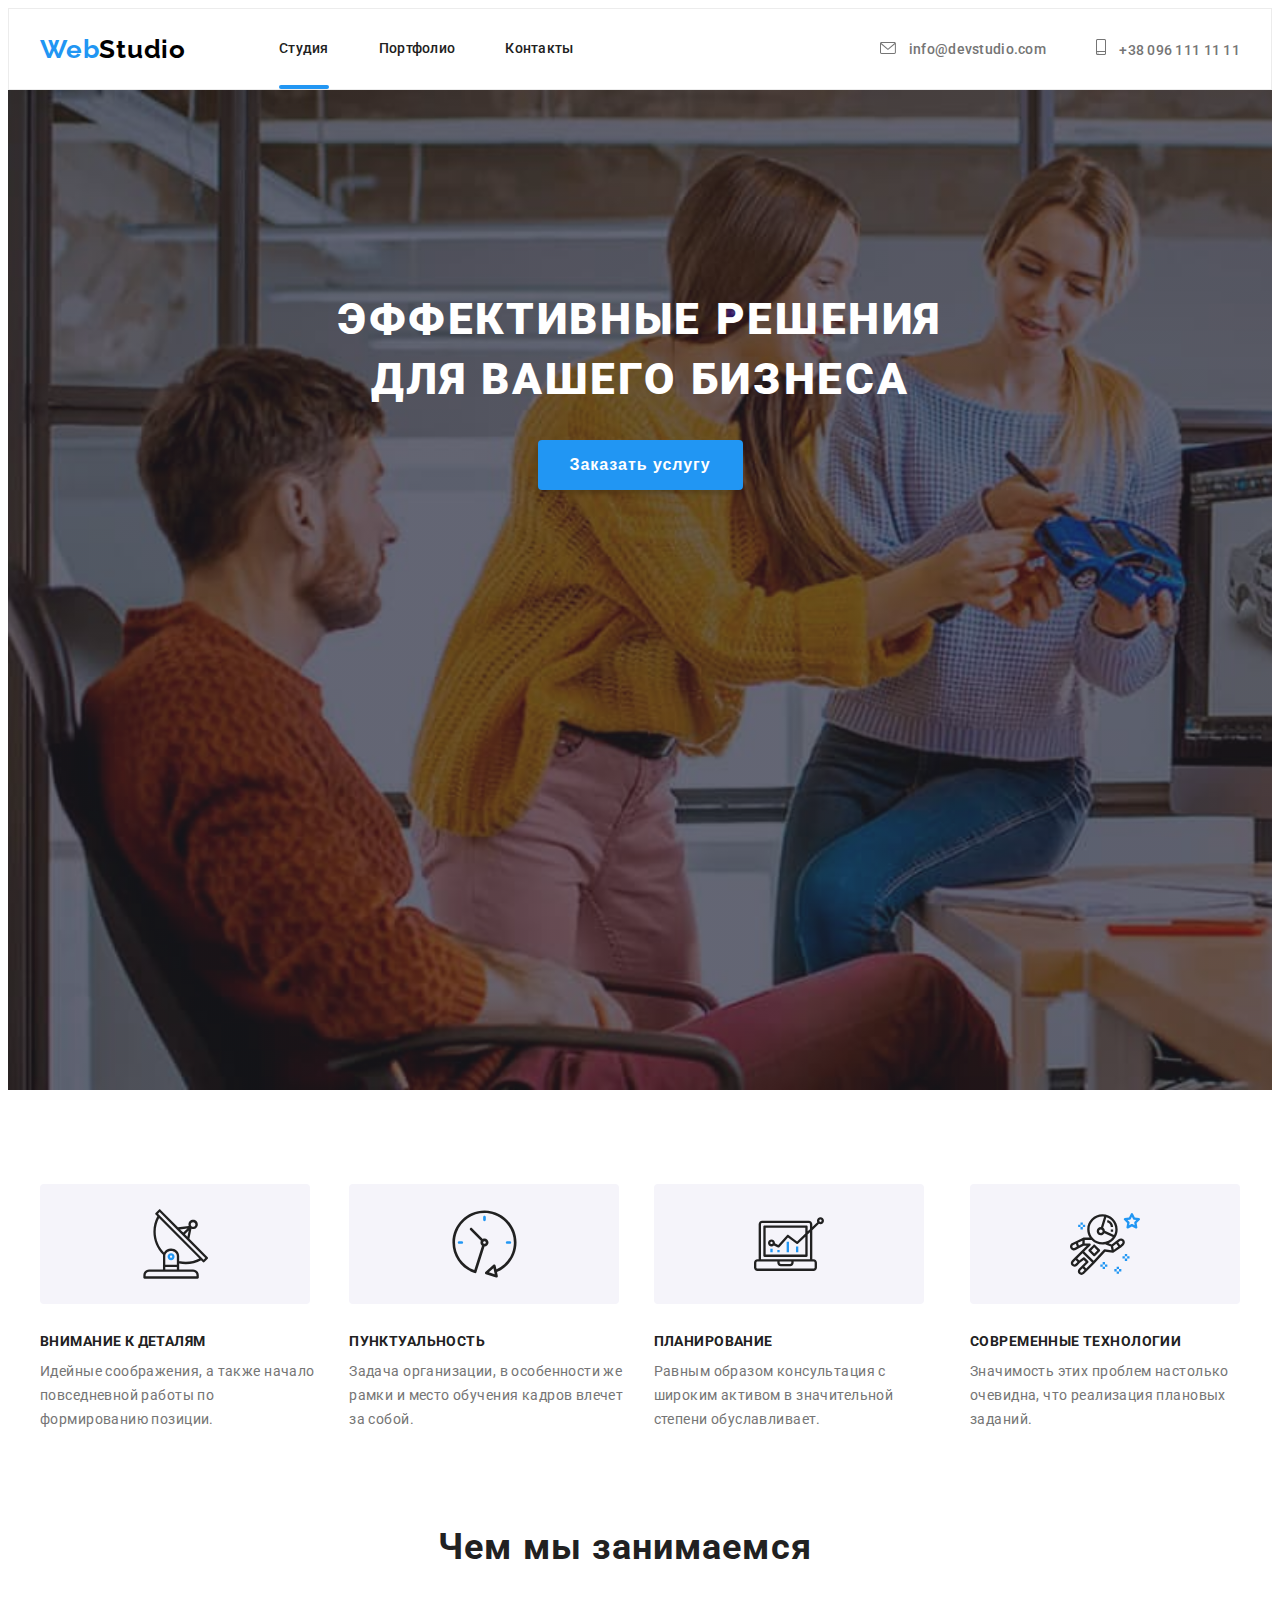
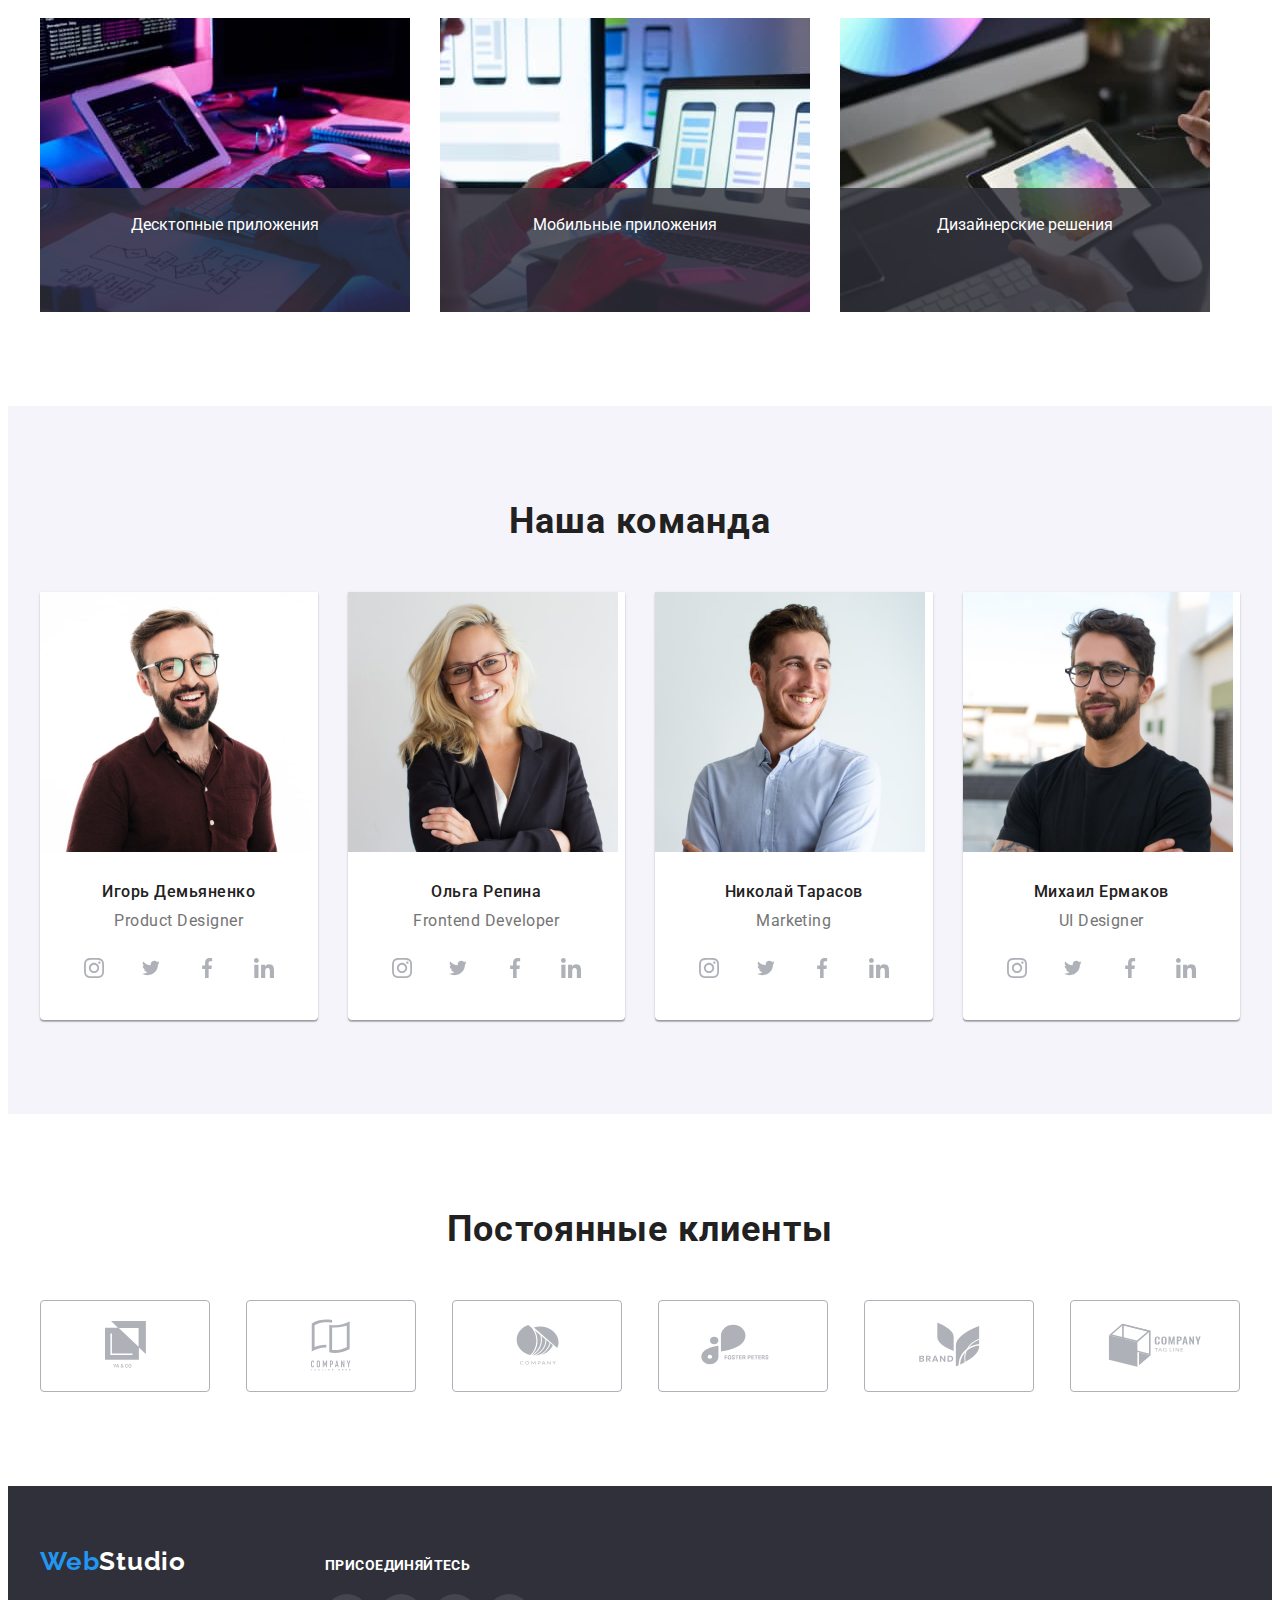
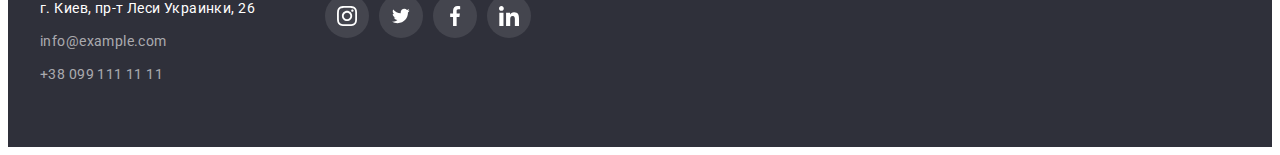
<file: index.html>
<!DOCTYPE html>
<html lang="ru">

<head>
    <meta charset="UTF-8">
    <meta http-equiv="X-UA-Compatible" content="IE=edge">
    <meta name="viewport" content="width=device-width, initial-scale=1.0">
    <title>WebStudio</title>
    <link rel="preconnect" href="https://fonts.googleapis.com">
    <link rel="preconnect" href="https://fonts.gstatic.com" crossorigin>
    <link
        href="https://fonts.googleapis.com/css2?family=Raleway:wght@700&family=Roboto:wght@400;500;700;900&display=swap"
        rel="stylesheet">
    <link rel="stylesheet" href="https://cdnjs.cloudflare.com/ajax/libs/modern-normalize/0.2.0/modern-normalize.min.css"
        integrity="sha512-sqIVMkf5f8XGYI/UZYGs7wODxlUeoj9JknataPfUwtvrSKWMHrMXGZ7Evb6nabFYJQG15vFFyALe6r0nWCD1Ug=="
        crossorigin="anonymous" referrerpolicy="no-referrer" />
    <link rel="stylesheet" href="./css/styles.css">
</head>

<body>
    <header class="head">
        <div class="container header-container">
            <a class="first-logo" href="./">
                Web<span class="second-logo">Studio</span></a>
            <nav class="navigation">
                <ul class="list header-list">
                    <li class="nav-item">
                        <a class="nav-link link current" href="">Студия</a>
                    </li>
                    <li class="nav-item">
                        <a class="nav-link link" href="./portfolio.html">Портфолио</a>
                    </li>
                    <li class="nav-item">
                        <a class="nav-link link" href="">Контакты</a>
                    </li>
                </ul>
            </nav>
            <ul class="list header-list mail">
                <li class="commun-item">
                    <a class="commun-link link" href="mailto:info@devstudio.com">
                        <svg class="header-svg">
                            <use href="./images/icons.svg#icon-mail"></use>
                        </svg>
                        info@devstudio.com</a>
                </li>
                <li class="commun-item">
                    <a class="commun-link link" href="tel:+380961111111">
                        <svg class="header-svg mobile">
                            <use href="./images/icons.svg#icon-smartphone"></use>
                        </svg>
                        +38 096 111 11 11</a>
                </li>
            </ul>
        </div>
    </header>
    <main>
        <section class="main main-container">
            <div class="container">
                <h1 class="main-text">Эффективные решения для вашего бизнеса</h1>
                <button class="main-button" type="button" data-modal-open>Заказать услугу</button>
            </div>
        </section>

        <section class="info info-container">
            <div class="container">
                <ul class="list info-list">
                    <li class="info-item">
                        <div class="icons-info">
                            <svg class="info-svg" width="65" height="70" ;>
                                <use href="./images/icons.svg#icon-group"></use>
                            </svg>
                        </div>
                        <h3 class="info-title">Внимание к деталям</h3>
                        <p class="info-text">Идейные соображения, а также начало повседневной работы по формированию
                            позиции.</p>
                    </li>
                    <li class="info-item">
                        <div class="icons-info">
                            <svg class="info-svg" width="67" height="70" ;>
                                <use href="./images/icons.svg#icon-clock"></use>
                            </svg>
                        </div>
                        <h3 class="info-title">Пунктуальность</h3>
                        <p class="info-text">Задача организации, в особенности же рамки и место обучения кадров влечет
                            за
                            собой.</p>
                    </li>
                    <li class="info-item">
                        <div class="icons-info">
                            <svg class="info-svg" width="70" height="70" ;>
                                <use href="./images/icons.svg#icon-diagram"></use>
                            </svg>
                        </div>
                        <h3 class="info-title">Планирование</h3>
                        <p class="info-text">Равным образом консультация с широким активом в значительной степени
                            обуславливает.</p>
                    </li>
                    <li class="info-item">
                        <div class="icons-info">
                            <svg class="info-svg" width="70" height="70" ;>
                                <use href="./images/icons.svg#icon-astronaut"></use>
                            </svg>
                        </div>
                        <h3 class="info-title">Современные технологии</h3>
                        <p class="info-text">Значимость этих проблем настолько очевидна, что реализация плановых
                            заданий.
                        </p>
                    </li>
                </ul>
            </div>
        </section>

        <section class="work">
            <div class="container work-container">
                <h2 class="work-title">Чем мы занимаемся</h2>
                <ul class="list work-list">
                    <li class="work-item">
                        <img class="work-img" src="./images/work/work.jpg" alt="разработчик пишет код на планшете"
                            width="370" height="294">
                        <p class="work-text">Десктопные приложения</p>
                    </li>
                    <li class="work-item">
                        <img class="work-img" src="./images/work/work1.jpg" alt="разработчик работает за компьютером"
                            width="370" height="294">
                        <p class="work-text">Мобильные приложения</p>
                    </li>
                    <li class="work-item">
                        <img class="work-img" src="./images/work/work2.jpg" alt="разработчик работает на планшете"
                            width="370" height="294">
                        <p class="work-text">Дизайнерские решения</p>
                    </li>
                </ul>
            </div>
        </section>

        <section class="team">
            <div class="container team-sector">
                <h2 class="team-title">Наша команда</h2>
                <ul class="list team-container">
                    <li class="team-item">
                        <img class="team-img" src="./images/team/igor.jpg" alt="фото разработчика" width="270"
                            height="260">
                        <div class="team-info">
                            <h3 class="team-name">Игорь Демьяненко</h3>
                            <p class="team-position" lang="en">Product Designer</p>
                            <ul class="list team-container">
                                <li>
                                    <a href="" class="svg-bg">
                                        <svg class="team-svg" width="20" height="20" ;>
                                            <use href="./images/icons.svg#icon-instagram"></use>
                                        </svg>
                                    </a>
                                </li>
                                <li>
                                    <a href="" class="svg-bg">
                                        <svg class="team-svg" width="20" height="16" ;>
                                            <use href="./images/icons.svg#icon-twitter"></use>
                                        </svg>
                                    </a>
                                </li>
                                <li>
                                    <a href="" class="svg-bg">
                                        <svg class="team-svg" width="20" height="20" ;>
                                            <use href="./images/icons.svg#icon-facebook"></use>
                                        </svg>
                                    </a>
                                </li>
                                <li>
                                    <a href="" class="svg-bg">
                                        <svg class="team-svg" width="20" height="20" ;>
                                            <use href="./images/icons.svg#icon-linkedin"></use>
                                        </svg>
                                    </a>
                                </li>
                            </ul>
                        </div>
                    </li>
                    <li class="team-item">
                        <img class="team-img" src="./images/team/olha.jpg" alt="фото разработчика" width="270"
                            height="260">
                        <div class="team-info">
                            <h3 class="team-name">Ольга Репина</h3>
                            <p class="team-position" lang="en">Frontend Developer</p>
                            <ul class="list team-container">
                                <li>
                                    <a href="" class="svg-bg">
                                        <svg class="team-svg" width="20" height="20" ;>
                                            <use href="./images/icons.svg#icon-instagram"></use>
                                        </svg>
                                    </a>
                                </li>
                                <li>
                                    <a href="" class="svg-bg">
                                        <svg class="team-svg" width="20" height="16" ;>
                                            <use href="./images/icons.svg#icon-twitter"></use>
                                        </svg>
                                    </a>
                                </li>
                                <li>
                                    <a href="" class="svg-bg">
                                        <svg class="team-svg" width="20" height="20" ;>
                                            <use href="./images/icons.svg#icon-facebook"></use>
                                        </svg>
                                    </a>
                                </li>
                                <li>
                                    <a href="" class="svg-bg">
                                        <svg class="team-svg" width="20" height="20" ;>
                                            <use href="./images/icons.svg#icon-linkedin"></use>
                                        </svg>
                                    </a>
                                </li>
                            </ul>
                        </div>
                    </li>
                    <li class="team-item">
                        <img class="team-img" src="./images/team/nikolay.jpg" alt="фото разработчика" width="270"
                            height="260">
                        <div class="team-info">
                            <h3 class="team-name">Николай Тарасов</h3>
                            <p class="team-position" lang="en">Marketing</p>
                            <ul class="list team-container">
                                <li>
                                    <a href="" class="svg-bg">
                                        <svg class="team-svg" width="20" height="20" ;>
                                            <use href="./images/icons.svg#icon-instagram"></use>
                                        </svg>
                                    </a>
                                </li>
                                <li>
                                    <a href="" class="svg-bg">
                                        <svg class="team-svg" width="20" height="16" ;>
                                            <use href="./images/icons.svg#icon-twitter"></use>
                                        </svg>
                                    </a>
                                </li>
                                <li>
                                    <a href="" class="svg-bg">
                                        <svg class="team-svg" width="20" height="20" ;>
                                            <use href="./images/icons.svg#icon-facebook"></use>
                                        </svg>
                                    </a>
                                </li>
                                <li>
                                    <a href="" class="svg-bg">
                                        <svg class="team-svg" width="20" height="20" ;>
                                            <use href="./images/icons.svg#icon-linkedin"></use>
                                        </svg>
                                    </a>
                                </li>
                            </ul>
                        </div>
                    </li>
                    <li class="team-item">
                        <img class="team-img" src="./images/team/michael.jpg" alt="фото разработчика" width="270"
                            height="260">
                        <div class="team-info">
                            <h3 class="team-name">Михаил Ермаков</h3>
                            <p class="team-position" lang="en">UI Designer</p>
                            <ul class="list team-container">
                                <li>
                                    <a href="" class="svg-bg">
                                        <svg class="team-svg" width="20" height="20" ;>
                                            <use href="./images/icons.svg#icon-instagram"></use>
                                        </svg>
                                    </a>
                                </li>
                                <li>
                                    <a href="" class="svg-bg">
                                        <svg class="team-svg" width="20" height="16" ;>
                                            <use href="./images/icons.svg#icon-twitter"></use>
                                        </svg>
                                    </a>
                                </li>
                                <li>
                                    <a href="" class="svg-bg">
                                        <svg class="team-svg" width="20" height="20" ;>
                                            <use href="./images/icons.svg#icon-facebook"></use>
                                        </svg>
                                    </a>
                                </li>
                                <li>
                                    <a href="" class="svg-bg">
                                        <svg class="team-svg" width="20" height="20" ;>
                                            <use href="./images/icons.svg#icon-linkedin"></use>
                                        </svg>
                                    </a>
                                </li>
                            </ul>
                        </div>
                    </li>
                </ul>
            </div>
        </section>
        <section class="clients">
            <div class="container">
                <h2 class="clients-title">Постоянные клиенты</h2>
                <ul class="list clients-list">
                    <li class="clients-item">
                        <button type="button" class="clients-button">
                            <svg class="team-svg" width="41" height="47" ;>
                                <use href="./images/icons.svg#icon-union"></use>
                            </svg>
                        </button>
                    </li>
                    <li class="clients-item">
                        <button type="button" class="clients-button">
                            <svg class="team-svg" width="40" height="52" ;>
                                <use href="./images/icons.svg#icon-company-tagline"></use>
                            </svg>
                        </button>
                    </li>
                    <li class="clients-item">
                        <button type="button" class="clients-button">
                            <svg class="team-svg" width="43" height="41" ;>
                                <use href="./images/icons.svg#icon-company"></use>
                            </svg>
                        </button>
                    </li>
                    <li class="clients-item">
                        <button type="button" class="clients-button">
                            <svg class="team-svg" width="84" height="41" ;>
                                <use href="./images/icons.svg#icon-foster-peters"></use>
                            </svg>
                        </button>
                    </li>
                    <li class="clients-item">
                        <button type="button" class="clients-button">
                            <svg class="team-svg" width="63" height="45" ;>
                                <use href="./images/icons.svg#icon-brand"></use>
                            </svg>
                        </button>
                    </li>
                    <li class="clients-item">
                        <button type="button" class="clients-button">
                            <svg class="team-svg" width="94" height="44" ;>
                                <use href="./images/icons.svg#icon-company-tag"></use>
                            </svg>
                        </button>
                    </li>
                </ul>
            </div>

        </section>
    </main>
    <footer class="footer">
        <div class="container main-footer-container">
            <div class="footer-container">
                <a class="first-logo-footer" href="./">
                    Web<span class="second-logo-footer">Studio</span></a>
                <ul class="list footer-list">
                    <li class="contact-item">
                        <address class="contact-address">г. Киев, пр-т Леси Украинки, 26</address>
                    </li>
                    <li class="contact-item">
                        <address> <a class="contact-link" href="mailto:info@example.com">info@example.com</a> </address>
                    </li>
                    <li class="contact-item">
                        <address><a class="contact-link" href="tel:+380991111111">+38 099 111 11 11</a> </address>
                    </li>
                </ul>
            </div>
            <div>
                <h3 class="footer-text">присоединяйтесь</h3>
                <ul class="list team-container">
                    <li class="footer-links">
                        <a href="" class="svg-bg-footer">
                            <svg class="team-svg-footer" width="20" height="20" ;>
                                <use href="./images/icons.svg#icon-instagram"></use>
                            </svg>
                        </a>
                    </li>
                    <li class="footer-links">
                        <a href="" class="svg-bg-footer">
                            <svg class="team-svg-footer" width="20" height="16" ;>
                                <use href="./images/icons.svg#icon-twitter"></use>
                            </svg>
                        </a>
                    </li>
                    <li class="footer-links">
                        <a href="" class="svg-bg-footer">
                            <svg class="team-svg-footer" width="20" height="20" ;>
                                <use href="./images/icons.svg#icon-facebook"></use>
                            </svg>
                        </a>
                    </li>
                    <li class="footer-links">
                        <a href="" class="svg-bg-footer">
                            <svg class="team-svg-footer" width="20" height="20" ;>
                                <use href="./images/icons.svg#icon-linkedin"></use>
                            </svg>
                        </a>
                    </li>
                </ul>
            </div>
        </div>
        </div>
    </footer>
    <div class="backdrop is-hidden" data-modal>
        <div class="modal">
           <button type="button" class="close-btn" data-modal-close>
                <svg class="btn" width="41" height="47" ;>
                    <use href="./images/icons.svg#icon-close"></use>
                </svg>
           </button>
        </div>
    </div>

    <script src="./js/modal.js"></script>
</body>

</html>
</file>
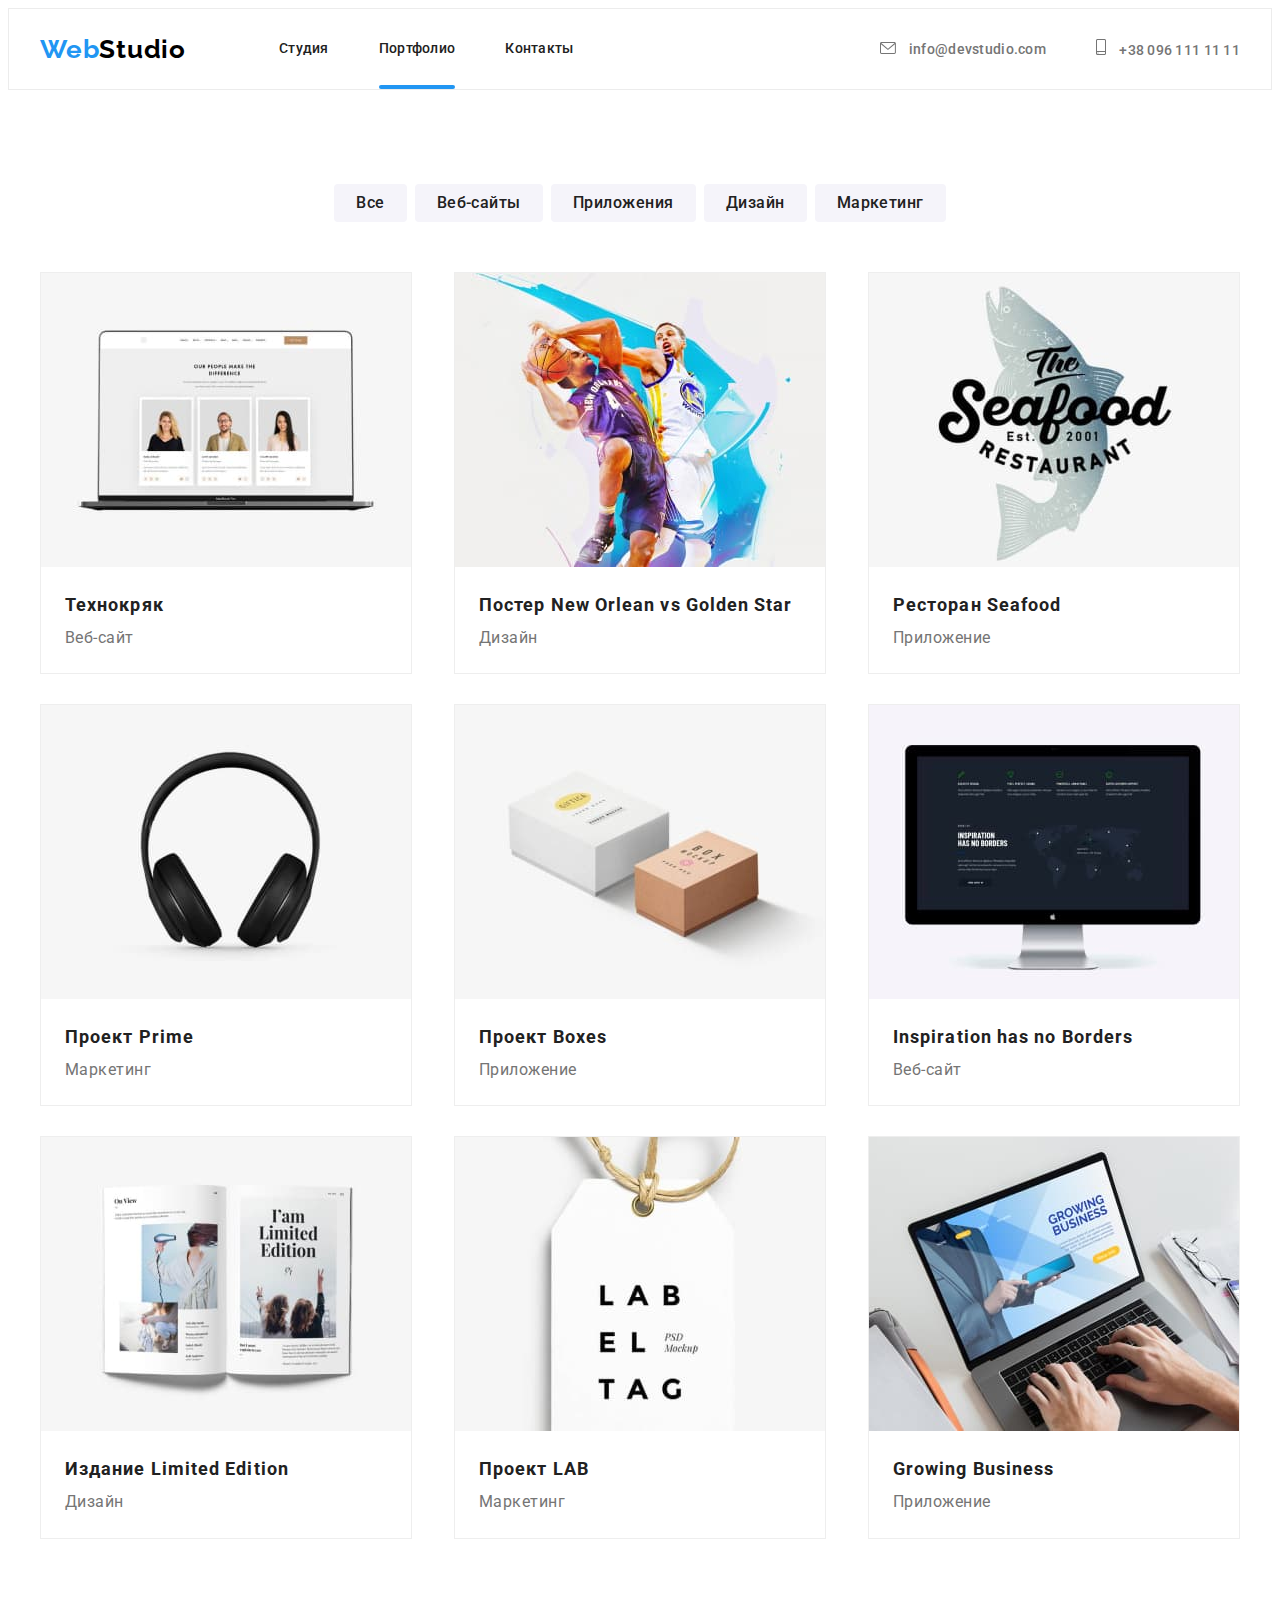
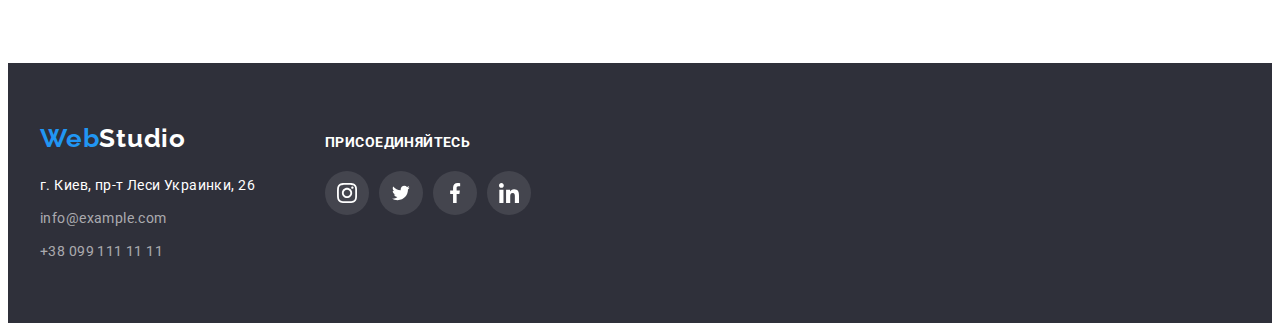
<file: portfolio.html>
<!DOCTYPE html>
<html lang="ru">

<head>
    <meta charset="UTF-8">
    <meta http-equiv="X-UA-Compatible" content="IE=edge">
    <meta name="viewport" content="width=device-width, initial-scale=1.0">
    <title>Portfolio</title>
    <link rel="preconnect" href="https://fonts.googleapis.com">
    <link rel="preconnect" href="https://fonts.gstatic.com" crossorigin>
    <link
        href="https://fonts.googleapis.com/css2?family=Raleway:wght@700&family=Roboto:wght@400;500;700;900&display=swap"
        rel="stylesheet">
    <link rel="stylesheet" href="https://cdnjs.cloudflare.com/ajax/libs/modern-normalize/0.2.0/modern-normalize.min.css"
        integrity="sha512-sqIVMkf5f8XGYI/UZYGs7wODxlUeoj9JknataPfUwtvrSKWMHrMXGZ7Evb6nabFYJQG15vFFyALe6r0nWCD1Ug=="
        crossorigin="anonymous" referrerpolicy="no-referrer" />
    <link rel="stylesheet" href="./css/styles.css">
</head>

<body class="portfolio">
    <header class="head">
        <div class="container header-container">
            <a class="first-logo" href="./">
                Web<span class="second-logo">Studio</span></a>
            <nav class="navigation">
                <ul class="list header-list">
                    <li class="nav-item">
                        <a class="nav-link link" href="./index.html">Студия</a>
                    </li>
                    <li class="nav-item">
                        <a class="nav-link link current" href="">Портфолио</a>
                    </li>
                    <li class=" nav-item">
                        <a class="nav-link link" href="">Контакты</a>
                    </li>
                </ul>
            </nav>
            <ul class="list header-list mail">
                <li class="commun-item">
                    <a class="commun-link link" href="mailto:info@devstudio.com">
                        <svg class="header-svg">
                            <use href="./images/icons.svg#icon-mail"></use>
                        </svg>
                        info@devstudio.com</a>
                </li>
                <li class="commun-item">
                    <a class="commun-link link" href="tel:+380961111111">
                        <svg class="header-svg mobile">
                            <use href="./images/icons.svg#icon-smartphone"></use>
                        </svg>
                        +38 096 111 11 11</a>
                </li>
            </ul>
        </div>
    </header>
    <main>
        <section class="portfolio-section">
            <div class="container">
                <ul class="list portfolio-list">
                    <li class="menu-title">
                        <button class="menu-button" type="button">Все</button>
                    </li>
                    <li class="menu-title">
                        <button class="menu-button" type="button">Веб-сайты</button>
                    </li>
                    <li class="menu-title">
                        <button class="menu-button" type="button">Приложения</button>
                    </li>
                    <li class="menu-title">
                        <button class="menu-button" type="button">Дизайн</button>
                    </li>
                    <li class="menu-title">
                        <button class="menu-button" type="button">Маркетинг</button>
                    </li>
                </ul>
                <ul class="list second-portfolio-list">
                    <li class="projects-title">
                        <a class="projects-link" href="">
                            <div class="projects-img-div">
                            <img class="projects-img" src="./images/portfolio/techno.jpg" alt="Веб-сайт" width="370" height="294">
                            <p class="project-text">Технокряк это современная площадка распространения
                                коронавируса. Компании используют
                                эту платформу для цифрового
                                шпионажа и атак на защищённые сервера конкурентов.</p>
                            </div>
                            <div class="info-projects">
                                <h2 class="projects-name">Технокряк</h2>
                                <p class="projects-service">Веб-сайт</p>
                            </div>
                        </a>
                    </li>
                    <li class="projects-title">
                        <a class="projects-link" href="">
                        <div class="projects-img-div">
                            <img class="projects-img" src="./images/portfolio/poster.jpg" alt="Веб-сайт" width="370" height="294">
                            <p class="project-text">Технокряк это современная площадка распространения
                                коронавируса. Компании используют
                                эту платформу для цифрового
                                шпионажа и атак на защищённые сервера конкурентов.</p>
                        </div>
                            <div class="info-projects">
                                <h2 class="projects-name">Постер New Orlean vs Golden Star</h2>
                                <p class="projects-service">Дизайн</p>
                            </div>
                        </a>
                    </li>
                    <li class="projects-title">
                        <a class="projects-link" href="">
                        <div class="projects-img-div">
                            <img class="projects-img" src="./images/portfolio/rest.jpg" alt="Веб-сайт" width="370" height="294">
                            <p class="project-text">Технокряк это современная площадка распространения
                                коронавируса. Компании используют
                                эту платформу для цифрового
                                шпионажа и атак на защищённые сервера конкурентов.</p>
                        </div>
                            <div class="info-projects">
                                <h2 class="projects-name">Ресторан Seafood</h2>
                                <p class="projects-service">Приложение</p>
                            </div>
                        </a>
                    </li>
                    <li class="projects-title">
                        <a class="projects-link" href="">
                            <div class="projects-img-div">
                                <img class="projects-img" src="./images/portfolio/projectprime.jpg" alt="Веб-сайт" width="370" height="294">
                                <p class="project-text">Технокряк это современная площадка распространения
                                    коронавируса. Компании используют
                                    эту платформу для цифрового
                                    шпионажа и атак на защищённые сервера конкурентов.</p>
                            </div>
                            <div class="info-projects">
                                <h2 class="projects-name">Проект Prime</h2>
                                <p class="projects-service">Маркетинг</p>
                            </div>
                        </a>
                    </li>
                    <li class="projects-title">
                        <a class="projects-link" href="">
                        <div class="projects-img-div">
                            <img class="projects-img" src="./images/portfolio/projectboxes.jpg" alt="Веб-сайт" width="370" height="294">
                            <p class="project-text">Технокряк это современная площадка распространения
                                коронавируса. Компании используют
                                эту платформу для цифрового
                                шпионажа и атак на защищённые сервера конкурентов.</p>
                        </div>
                            <div class="info-projects">
                                <h2 class="projects-name">Проект Boxes</h2>
                                <p class="projects-service">Приложение</p>
                            </div>
                        </a>
                    </li>
                    <li class="projects-title">
                        <a class="projects-link" href="">
                            <div class="projects-img-div">
                                <img class="projects-img" src="./images/portfolio/inspiration.jpg" alt="Веб-сайт" width="370" height="294">
                                <p class="project-text">Технокряк это современная площадка распространения
                                    коронавируса. Компании используют
                                    эту платформу для цифрового
                                    шпионажа и атак на защищённые сервера конкурентов.</p>
                            </div>
                            <div class="info-projects">
                                <h2 class="projects-name">Inspiration has no Borders</h2>
                                <p class="projects-service">Веб-сайт</p>
                            </div>
                        </a>
                    </li>
                    <li class="projects-title">
                        <a class="projects-link" href="">
                            <div class="projects-img-div">
                                <img class="projects-img" src="./images/portfolio/limitededition.jpg" alt="Веб-сайт" width="370" height="294">
                                <p class="project-text">Технокряк это современная площадка распространения
                                    коронавируса. Компании используют
                                    эту платформу для цифрового
                                    шпионажа и атак на защищённые сервера конкурентов.</p>
                            </div>
                            <div class="info-projects">
                                <h2 class="projects-name">Издание Limited Edition</h2>
                                <p class="projects-service">Дизайн</p>
                            </div>
                        </a>
                    </li>
                    <li class="projects-title">
                        <a class="projects-link" href="">
                        <div class="projects-img-div">
                            <img class="projects-img" src="./images/portfolio/projectlab.jpg" alt="Веб-сайт" width="370" height="294">
                            <p class="project-text">Технокряк это современная площадка распространения
                                коронавируса. Компании используют
                                эту платформу для цифрового
                                шпионажа и атак на защищённые сервера конкурентов.</p>
                        </div>
                            <div class="info-projects">
                                <h2 class="projects-name">Проект LAB</h2>
                                <p class="projects-service">Маркетинг</p>
                            </div>
                        </a>
                    </li>
                    <li class="projects-title">
                        <a class="projects-link" href="">
                        <div class="projects-img-div">
                            <img class="projects-img" src="./images/portfolio/growing.jpg" alt="Веб-сайт" width="370" height="294">
                            <p class="project-text">Технокряк это современная площадка распространения
                                коронавируса. Компании используют
                                эту платформу для цифрового
                                шпионажа и атак на защищённые сервера конкурентов.</p>
                        </div>
                            <div class="info-projects">
                                <h2 class="projects-name">Growing Business</h2>
                                <p class="projects-service">Приложение</p>
                            </div>
                        </a>
                    </li>
                </ul>
            </div>
        </section>
    </main>
    <footer class="footer">
        <div class="container main-footer-container">
            <div class="footer-container">
                <a class="first-logo-footer" href="./">
                    Web<span class="second-logo-footer">Studio</span></a>
                <ul class="list footer-list">
                    <li class="contact-item">
                        <address class="contact-address">г. Киев, пр-т Леси Украинки, 26</address>
                    </li>
                    <li class="contact-item">
                        <address> <a class="contact-link" href="mailto:info@example.com">info@example.com</a> </address>
                    </li>
                    <li class="contact-item">
                        <address><a class="contact-link" href="tel:+380991111111">+38 099 111 11 11</a> </address>
                    </li>
                </ul>
            </div>
            <div>
                <h3 class="footer-text">присоединяйтесь</h3>
                <ul class="list team-container">
                    <li class="footer-links">
                        <a href="" class="svg-bg-footer">
                            <svg class="team-svg-footer" width="20" height="20" ;>
                                <use href="./images/icons.svg#icon-instagram"></use>
                            </svg>
                        </a>
                    </li>
                    <li class="footer-links">
                        <a href="" class="svg-bg-footer">
                            <svg class="team-svg-footer" width="20" height="16" ;>
                                <use href="./images/icons.svg#icon-twitter"></use>
                            </svg>
                        </a>
                    </li>
                    <li class="footer-links">
                        <a href="" class="svg-bg-footer">
                            <svg class="team-svg-footer" width="20" height="20" ;>
                                <use href="./images/icons.svg#icon-facebook"></use>
                            </svg>
                        </a>
                    </li>
                    <li class="footer-links">
                        <a href="" class="svg-bg-footer">
                            <svg class="team-svg-footer" width="20" height="20" ;>
                                <use href="./images/icons.svg#icon-linkedin"></use>
                            </svg>
                        </a>
                    </li>
                </ul>
            </div>
        </div>
        </div>
    </footer>
</body>

</html>
</file>
<file: css/styles.css>
:root {
  --color: #212121;
  --second-color: #757575;
  --accent-color: #2196f3;
  --wite-color: #ffffff;
}

h1,
h2,
h3,
h4,
p {
  margin-top: 0;
  margin-bottom: 0;
}

ul,
ol {
  margin-top: 0;
  margin-bottom: 0;
  padding-left: 0;
}
img {
  display: block;
}

.link {
  text-decoration: none;
}

.list {
  list-style: none;
}

.container {
  width: 1200px;
  padding: 0 15px;
  margin: 0 auto;
}

body {
  font-family: Roboto, sans-serif;
  color: var(--color);
}

/*=======head=======*/

.header-svg {
  width: 16px;
  height: 12px;
  fill: currentColor;
  margin-right: 10px;
}

.mobile {
  width: 10px;
  height: 16px;
}

.head {
  border: 1px solid #ececec;
}

.header-container {
  display: flex;
  align-items: center;
}

.nav-link.current::after {
  transform: scaleX(1);
}

.nav-link::after {
  content: "";
  position: absolute;
  display: block;
  width: 100%;
  height: 4px;
  bottom: 0;
  border-radius: 2px;
  background-color: var(--accent-color);
  transition: transform 250ms cubic-bezier(0.4, 0, 0.2, 1);
  transform: scaleX(0);
}

.nav-link:hover::after,
.nav-link:focus::after {
  transform: scaleX(1);
}

.nav-item {
  position: relative;
}

.first-logo {
  font-family: Raleway, sans-serif;
  font-weight: 700;
  font-size: 26px;
  line-height: 1.19;
  letter-spacing: 0.03em;
  color: var(--accent-color);
  text-decoration: none;
  margin-right: 93px;
}

.second-logo {
  font-family: Raleway, sans-serif;
  font-weight: 700;
  font-size: 26px;
  line-height: 1.19;
  letter-spacing: 0.03em;
  color: #000000;
  text-decoration: none;
}

.header-list {
  display: flex;
  align-items: center;
}

.nav-item:not(:last-child) {
  margin-right: 50px;
}

.mail {
  margin-left: auto;
}

.commun-item:not(:last-child) {
  margin-right: 50px;
}

.nav-link {
  display: block;
  font-family: Roboto, sans-serif;
  font-weight: 500;
  font-size: 14px;
  line-height: 1.14;
  letter-spacing: 0.02em;
  color: var(--color);
  padding-top: 32px;
  padding-bottom: 32px;
  transition: color 250ms cubic-bezier(0.4, 0, 0.2, 1);
}

.nav-link:hover,
.nav-link:focus {
  color: var(--accent-color);
}

.commun-link {
  font-family: Roboto, sans-serif;
  font-weight: 500;
  font-size: 14px;
  line-height: 1.14;
  letter-spacing: 0.02em;
  color: var(--second-color);
  transition: color 250ms cubic-bezier(0.4, 0, 0.2, 1);
}

.commun-link:hover,
.commun-link:focus {
  color: var(--accent-color);
  fill: currentColor;
}

/*=======End-head=======*/

/*=======Main-Info======*/

.main {
  background-color: #2f303a;
  max-width: 1600px;
  margin: 0 auto;
}

.main-container {
  padding-top: 200px;
  padding-bottom: 200px;
  background-image: linear-gradient(
      rgba(47, 48, 58, 0.4),
      rgba(47, 48, 58, 0.4)
    ),
    url(../images/hero/bg.jpg);
  background-size: cover;
  text-align: center;
  max-width: 1600px;
  height: 600px;
}

.main-text {
  font-weight: 900;
  font-size: 44px;
  line-height: 1.36;
  text-align: center;
  letter-spacing: 0.06em;
  text-transform: uppercase;
  color: var(--wite-color);
  margin-bottom: 30px;
  max-width: 696px;
  margin-left: auto;
  margin-right: auto;
}

.main-button {
  font-weight: 700;
  font-size: 16px;
  line-height: 1.87;
  display: flex;
  align-items: center;
  text-align: center;
  box-shadow: 0px 4px 4px rgba(0, 0, 0, 0.15);
  border-radius: 4px;
  letter-spacing: 0.06em;
  color: var(--wite-color);
  background-color: var(--accent-color);
  cursor: pointer;
  padding: 10px 32px;
  min-width: 200px;
  margin: 0 auto;
  border: none;
}

/*=======End-main-info=======*/

/*======Info===========*/

.icons-info {
  display: flex;
  width: 270px;
  height: 120px;
  background: #f5f4fa;
  border-radius: 4px;
  margin-bottom: 30px;
  align-items: center;
  justify-content: center;
}

.info-container {
  padding-top: 94px;
  padding-bottom: 94px;
}

.info-list {
  display: flex;
}

.info-title {
  font-weight: 700;
  font-size: 14px;
  line-height: 1.14;
  letter-spacing: 0.03em;
  text-transform: uppercase;
  margin-bottom: 10px;
}

.info-text {
  font-weight: 400;
  font-size: 14px;
  line-height: 1.71;
  letter-spacing: 0.03em;
  color: var(--second-color);
  min-width: 270px;
}

.info-item:not(:last-child) {
  margin-right: 30px;
}

/*=======End-info=======*/

/*=======Work========*/

.work {
  padding-bottom: 94px;
}

.work-title {
  font-weight: 700;
  font-size: 36px;
  line-height: 1.17;
  text-align: center;
  letter-spacing: 0.03em;
  width: 1170px;
  margin-bottom: 50px;
}

.work-list {
  display: flex;
  text-align: center;
  width: 1170px;
  margin-right: -30px;
}

.work-item {
  margin-right: 30px;
  position: relative;
}

.work-text {
  width: 370px;
  height: 70px;
  padding-top: 27px;
  padding-bottom: 27px;
  color: var(--wite-color);
  background-color: rgba(47, 48, 58, 0.8);
  position: absolute;
  bottom: 0;
}

/*=======End-work=======*/

/*=======Team========*/

.team {
  background-color: #f5f4fa;
  padding-top: 94px;
  padding-bottom: 94px;
}

.svg-bg {
  display: flex;
  align-items: center;
  justify-content: center;
  width: 44px;
  height: 44px;
  border-radius: 50%;
  background-color: var(--wite-color);
  fill: #afb1b8;
  transition: fill 250ms cubic-bezier(0.4, 0, 0.2, 1),
    background-color 250ms cubic-bezier(0.4, 0, 0.2, 1);
}

.svg-bg:hover,
.svg-bg:focus {
  background-color: var(--accent-color);
  fill: var(--wite-color);
}

.team-item {
  width: 1170px;
  background: var(--wite-color);
  box-shadow: 0px 1px 3px rgba(0, 0, 0, 0.12), 0px 1px 1px rgba(0, 0, 0, 0.14),
    0px 2px 1px rgba(0, 0, 0, 0.2);
  border-radius: 0px 0px 4px 4px;
}

.team-container {
  display: flex;
  justify-content: space-between;
}

.team-item:not(:last-child) {
  margin-right: 30px;
}

.team-title {
  font-weight: 700;
  font-size: 36px;
  line-height: 1.17;
  text-align: center;
  letter-spacing: 0.03em;
  margin-bottom: 50px;
}

.team-info {
  padding-top: 30px;
  padding-bottom: 30px;
  padding-left: 32px;
  padding-right: 32px;
}

.team-name {
  font-weight: 500;
  font-size: 16px;
  line-height: 1.19;
  text-align: center;
  letter-spacing: 0.03em;
  margin-bottom: 10px;
}

.team-position {
  font-weight: 400;
  font-size: 16px;
  line-height: 1.19;
  text-align: center;
  letter-spacing: 0.03em;
  color: var(--second-color);
  margin-bottom: 16px;
}

/*=======End-team=======*/

/*==========Clients===========*/

.clients {
  padding-top: 94px;
  padding-bottom: 94px;
}

.clients-title {
  font-weight: bold;
  font-size: 36px;
  line-height: 1.17;
  text-align: center;
  letter-spacing: 0.03em;
  color: var(--color);
  margin-bottom: 50px;
}

.clients-list {
  display: flex;
  justify-content: space-between;
}

.clients-button {
  border: 1px solid #afb1b8;
  background-color: var(--wite-color);
  box-sizing: border-box;
  border-radius: 4px;
  cursor: pointer;
  width: 170px;
  height: 92px;
  fill: #afb1b8;
  transition: fill 250ms cubic-bezier(0.4, 0, 0.2, 1),
    border 250ms cubic-bezier(0.4, 0, 0.2, 1);
}

.clients-button:hover,
.clients-button:focus {
  border: 1px solid var(--accent-color);
  fill: var(--accent-color);
}

/*===========End-clients============*/

/*========Footer========*/

footer {
  background-color: #2f303a;
  padding-top: 60px;
  padding-bottom: 60px;
}

.footer-container {
  display: flex;
  flex-direction: column;
  margin-right: 70px;
}

.footer-list {
  margin-top: 20px;
  display: block;
}

.main-footer-container {
  display: flex;
  justify-content: flex-start;
  align-items: baseline;
}

.svg-bg-footer {
  display: flex;
  align-items: center;
  justify-content: center;
  width: 44px;
  height: 44px;
  border-radius: 50%;
  background-color: rgba(255, 255, 255, 0.1);
  fill: var(--wite-color);
  transition: background-color 250ms cubic-bezier(0.4, 0, 0.2, 1);
}

.svg-bg-footer:hover,
.svg-bg-footer:focus {
  background-color: var(--accent-color);
  fill: var(--wite-color);
}

.first-logo-footer {
  font-family: Raleway, sans-serif;
  font-weight: 700;
  font-size: 26px;
  line-height: 1.19;
  letter-spacing: 0.03em;
  color: var(--accent-color);
  text-decoration: none;
}

.second-logo-footer {
  font-family: Raleway, sans-serif;
  font-weight: 700;
  font-size: 26px;
  line-height: 1.19;
  letter-spacing: 0.03em;
  color: var(--wite-color);
  text-decoration: none;
}

.contact-address {
  font-style: normal;
  font-weight: 400;
  font-size: 14px;
  line-height: 1.71;
  letter-spacing: 0.03em;
  color: var(--wite-color);
}

.contact-item:not(:last-child) {
  margin-bottom: 9px;
}

.contact-link {
  font-family: Roboto, sans-serif;
  font-style: normal;
  font-weight: 400;
  font-size: 14px;
  line-height: 1.71;
  letter-spacing: 0.03em;
  color: rgba(255, 255, 255, 0.6);
  text-decoration: none;
}

.footer-text {
  font-weight: bold;
  font-size: 14px;
  line-height: 1.14;
  letter-spacing: 0.03em;
  text-transform: uppercase;
  color: var(--wite-color);
  margin-bottom: 20px;
}

.footer-links:not(:last-child) {
  margin-right: 10px;
}

/*========End-Footer=======*/

/*=======Portfolio========*/

/*=======Menu==========*/

.portfolio-section {
  padding-top: 94px;
  padding-bottom: 94px;
}

.menu-container {
  padding-top: 94px;
  padding-bottom: 50px;
}

.portfolio-list {
  display: flex;
  margin-bottom: 50px;
}

.menu-button {
  font-family: Roboto, sans-serif;
  font-weight: 500;
  font-size: 16px;
  line-height: 1.6;
  text-align: center;
  letter-spacing: 0.03em;
  color: var(--color);
  background-color: #f5f4fa;
  cursor: pointer;
  padding: 6px 22px;
  background: #f5f4fa;
  border-radius: 4px;
  border: none;
  transition: color 250ms cubic-bezier(0.4, 0, 0.2, 1),
    background-color 250ms cubic-bezier(0.4, 0, 0.2, 1);
}

.menu-button:hover,
.menu-button:focus {
  background-color: var(--accent-color);
  color: var(--wite-color);
  background: #2196f3;
  box-shadow: 0px 3px 1px rgba(0, 0, 0, 0.1), 0px 1px 2px rgba(0, 0, 0, 0.08),
    0px 2px 2px rgba(0, 0, 0, 0.12);
  border-radius: 4px;
}

/*=======End-menu========*/

/*=======Proects========*/

.projects-name {
  font-weight: 700;
  font-size: 18px;
  line-height: 2;
  letter-spacing: 0.06em;
  color: var(--color);
}

.projects-service {
  font-weight: 400;
  font-size: 16px;
  line-height: 1.9;
  letter-spacing: 0.03em;
  color: var(--second-color);
}

.info-projects {
  padding-left: 24px;
  padding-right: auto;
  padding-top: 20px;
  padding-bottom: 20px;
}

.project-text {
  position: absolute;
  top: 0;
  left: 0;
  width: 100%;
  height: 100%;
  background-color: rgba(33, 150, 243, 0.9);
  color: var(--wite-color);
  font-size: 18px;
  line-height: 1.55;
  letter-spacing: 0.03em;
  overflow: auto;
  transform: translateY(100%);
  transition: transform 250ms linear;
  padding: 63px 24px 63px 24px;
}

.projects-title {
  background: var(--wite-color);
  border: 1px solid #eeeeee;
  box-sizing: border-box;
  margin-bottom: 30px;
  transition: box-shadow 250ms cubic-bezier(0.4, 0, 0.2, 1);
}

.projects-title:hover .project-text,
.projects-title:focus .project-text {
  transform: translateY(0%);
}

.projects-title:hover,
.projects-title:focus {
  background: #ffffff;
  border: 1px solid #eeeeee;
  box-sizing: border-box;
  box-shadow: 0px 1px 1px rgba(0, 0, 0, 0.12), 0px 4px 4px rgba(0, 0, 0, 0.06),
    1px 4px 6px rgba(0, 0, 0, 0.16);
}

.projects-img-div {
  position: relative;
  overflow: hidden;
}

.projects-link {
  display: block;
  text-decoration: none;
}

.portfolio-list {
  justify-content: center;
}

.menu-title:not(:last-child) {
  margin-right: 8px;
}

.second-portfolio-list {
  display: flex;
  flex-wrap: wrap;
  justify-content: space-between;
}

/*=======End-proects========*/

/*==========Modal===========*/

.backdrop {
  position: fixed;
  top: 0;
  left: 0;
  width: 100vw;
  height: 100vh;
  background-color: rgba(0, 0, 0, 0.2);
  transition: opacity 500ms linear, visibility 500ms linear;
}

.modal {
  position: absolute;
  left: 50%;
  top: 50%;
  width: 528px;
  height: 580px;
  transform: translate(-50%, -50%);
  background-color: #ffffff;
  box-shadow: 0px 1px 3px rgba(0, 0, 0, 0.12), 0px 1px 1px rgba(0, 0, 0, 0.14),
    0px 2px 1px rgba(0, 0, 0, 0.2);
  border-radius: 4px;
}

.close-btn {
  position: absolute;
  top: 8px;
  right: 8px;
  width: 30px;
  height: 30px;
  border-radius: 50%;
  border: 1px solid rgba(0, 0, 0, 0.1);
  background-color: transparent;
  cursor: pointer;
  padding: 0;
}

.btn {
  width: 11px;
  height: 11px;
  fill: #000000;
}

.is-hidden {
  opacity: 0;
  visibility: hidden;
  pointer-events: none;
}

/*=============End-modal=============*/
</file>
